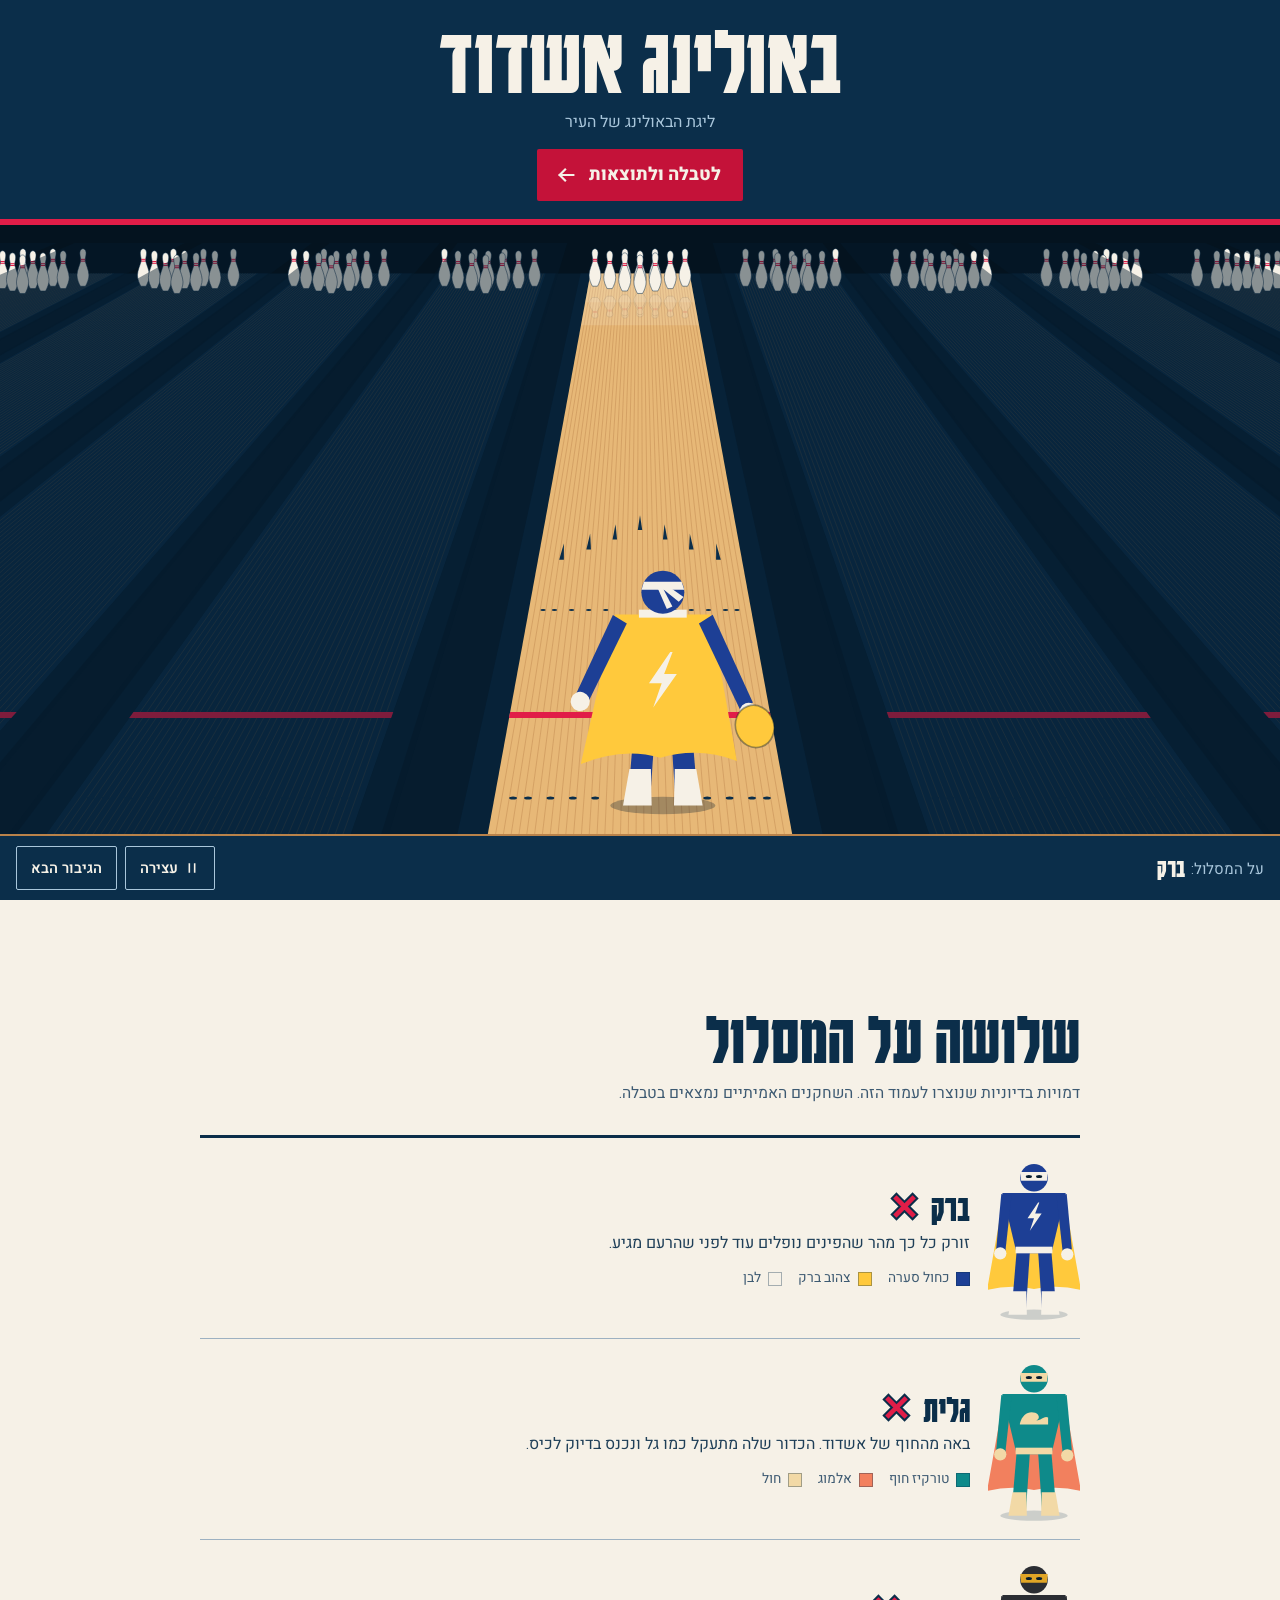
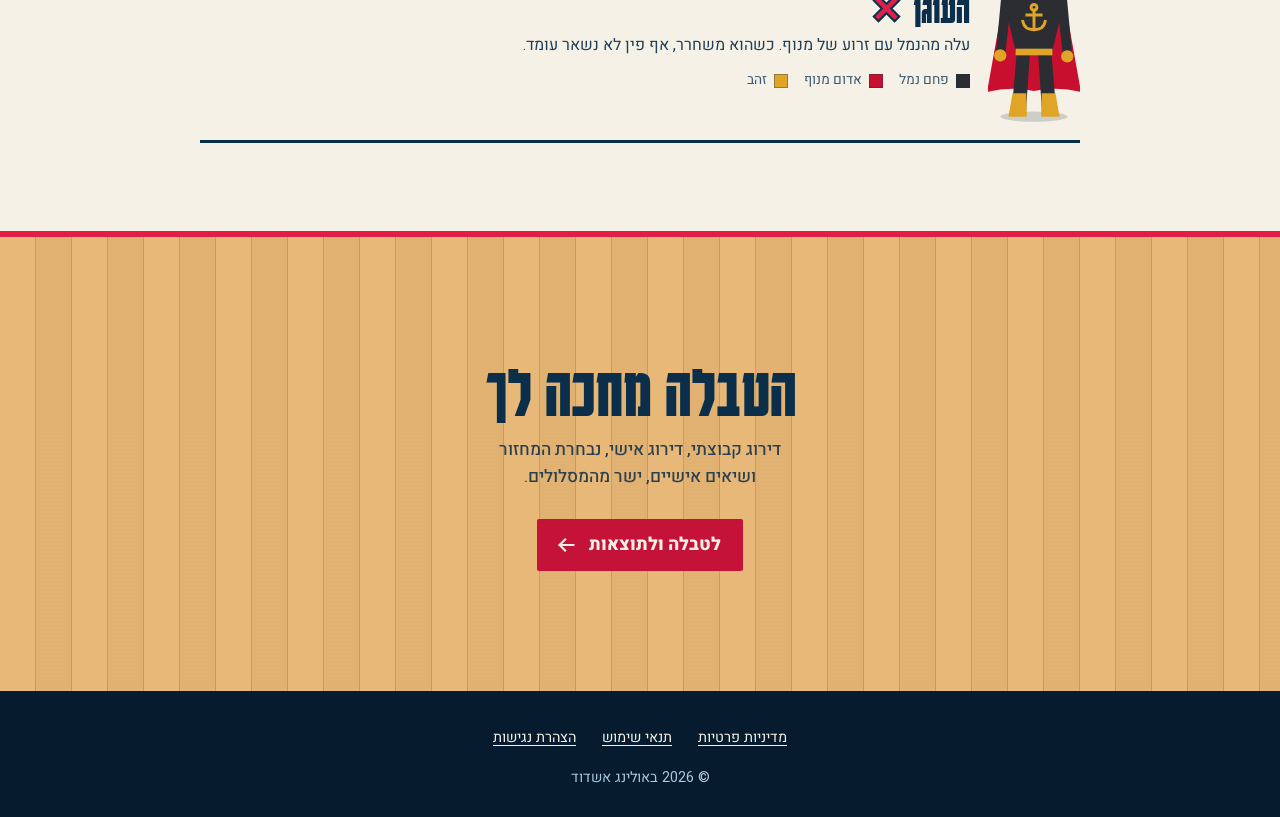
<file: index.html>
<!doctype html>
<html lang="he" dir="rtl">
<head>
<meta charset="utf-8">
<meta name="viewport" content="width=device-width, initial-scale=1, viewport-fit=cover">
<title>באולינג אשדוד</title>
<meta name="description" content="ליגת הבאולינג של אשדוד: דירוג קבוצתי, דירוג אישי, נבחרת המחזור ושיאים אישיים.">
<meta name="theme-color" content="#0B2E4A">
<meta property="og:type" content="website">
<meta property="og:locale" content="he_IL">
<meta property="og:title" content="באולינג אשדוד">
<meta property="og:description" content="הטבלה, התוצאות והשיאים של ליגת הבאולינג של אשדוד.">
<meta property="og:url" content="https://vcarmel-cell.github.io/bowling-ashdod-landing/">
<meta property="og:image" content="https://vcarmel-cell.github.io/bowling-ashdod-landing/assets/og.png">
<meta property="og:image:width" content="1200">
<meta property="og:image:height" content="630">
<meta name="twitter:card" content="summary_large_image">
<link rel="icon" href="favicon.svg" type="image/svg+xml">
<link rel="apple-touch-icon" href="assets/apple-touch-icon.png">
<link rel="preload" href="assets/fonts/karantina-700-hebrew.woff2" as="font" type="font/woff2" crossorigin>
<link rel="stylesheet" href="style.css">
</head>
<body>

<main>
  <section class="stage" aria-labelledby="league-name">
    <header class="masking">
      <h1 id="league-name">באולינג אשדוד</h1>
      <p class="masking-sub">ליגת הבאולינג של העיר</p>
      <a class="cta cta-deck" href="https://vcarmel-cell.github.io/bowling-Ashdod/">
        <span>לטבלה ולתוצאות</span>
        <svg class="cta-arrow" viewBox="0 0 24 24" aria-hidden="true"><path d="M20 12H5m6-6-6 6 6 6"/></svg>
      </a>
    </header>

    <div class="scene" id="scene">
      <svg id="lane" viewBox="-1600 0 3200 800" preserveAspectRatio="xMidYMax slice" role="img" aria-labelledby="lane-desc">
        <desc id="lane-desc">מסלול באולינג במבט מאזור הגלגול. גיבור על מגלגל כדור לאורך המסלול ומפיל את כל עשרת הפינים.</desc>
      </svg>

    </div>

    <div class="console">
      <p class="console-now" aria-live="polite"><span class="console-label">על המסלול:</span> <strong id="now-name">ברק</strong></p>
      <div class="console-actions">
        <button type="button" class="console-btn" id="btn-pause" aria-pressed="false">
          <svg viewBox="0 0 24 24" aria-hidden="true" class="ico-pause"><path d="M8 5v14M16 5v14"/></svg>
          <svg viewBox="0 0 24 24" aria-hidden="true" class="ico-play"><path d="M7 5l12 7-12 7z"/></svg>
          <span id="pause-label">עצירה</span>
        </button>
        <button type="button" class="console-btn" id="btn-next">הגיבור הבא</button>
      </div>
    </div>
  </section>

  <section class="roster" aria-labelledby="roster-title">
    <div class="roster-inner">
      <h2 id="roster-title">שלושה על המסלול</h2>
      <p class="roster-note">דמויות בדיוניות שנוצרו לעמוד הזה. השחקנים האמיתיים נמצאים בטבלה.</p>

      <ol class="sheet">
        <li class="sheet-row" data-hero="0">
          <svg class="sheet-hero" viewBox="-90 -310 180 320" aria-hidden="true"></svg>
          <div class="sheet-body">
            <h3>ברק <span class="x-cell" aria-hidden="true"><svg viewBox="0 0 20 20"><path class="x-edge" d="M3 3l14 14M17 3 3 17"/><path d="M3 3l14 14M17 3 3 17"/></svg></span></h3>
            <p>זורק כל כך מהר שהפינים נופלים עוד לפני שהרעם מגיע.</p>
            <ul class="suit" aria-label="צבעי החליפה">
              <li><i style="--c:#1D3F95"></i>כחול סערה</li>
              <li><i style="--c:#FFC93C"></i>צהוב ברק</li>
              <li><i style="--c:#F6F1E7"></i>לבן</li>
            </ul>
          </div>
        </li>
        <li class="sheet-row" data-hero="1">
          <svg class="sheet-hero" viewBox="-90 -310 180 320" aria-hidden="true"></svg>
          <div class="sheet-body">
            <h3>גלית <span class="x-cell" aria-hidden="true"><svg viewBox="0 0 20 20"><path class="x-edge" d="M3 3l14 14M17 3 3 17"/><path d="M3 3l14 14M17 3 3 17"/></svg></span></h3>
            <p>באה מהחוף של אשדוד. הכדור שלה מתעקל כמו גל ונכנס בדיוק לכיס.</p>
            <ul class="suit" aria-label="צבעי החליפה">
              <li><i style="--c:#0E8A8A"></i>טורקיז חוף</li>
              <li><i style="--c:#F2805E"></i>אלמוג</li>
              <li><i style="--c:#F2D9A6"></i>חול</li>
            </ul>
          </div>
        </li>
        <li class="sheet-row" data-hero="2">
          <svg class="sheet-hero" viewBox="-90 -310 180 320" aria-hidden="true"></svg>
          <div class="sheet-body">
            <h3>העוגן <span class="x-cell" aria-hidden="true"><svg viewBox="0 0 20 20"><path class="x-edge" d="M3 3l14 14M17 3 3 17"/><path d="M3 3l14 14M17 3 3 17"/></svg></span></h3>
            <p>עלה מהנמל עם זרוע של מנוף. כשהוא משחרר, אף פין לא נשאר עומד.</p>
            <ul class="suit" aria-label="צבעי החליפה">
              <li><i style="--c:#2B2D33"></i>פחם נמל</li>
              <li><i style="--c:#C8102E"></i>אדום מנוף</li>
              <li><i style="--c:#E0A526"></i>זהב</li>
            </ul>
          </div>
        </li>
      </ol>
    </div>
  </section>

  <section class="close" aria-labelledby="close-title">
    <div class="close-inner">
      <h2 id="close-title">הטבלה מחכה לך</h2>
      <p>דירוג קבוצתי, דירוג אישי, נבחרת המחזור ושיאים אישיים, ישר מהמסלולים.</p>
      <a class="cta" href="https://vcarmel-cell.github.io/bowling-Ashdod/">
        <span>לטבלה ולתוצאות</span>
        <svg class="cta-arrow" viewBox="0 0 24 24" aria-hidden="true"><path d="M20 12H5m6-6-6 6 6 6"/></svg>
      </a>
    </div>
  </section>
</main>

<footer class="foot">
  <nav aria-label="מידע משפטי">
    <a href="privacy.html">מדיניות פרטיות</a>
    <a href="terms.html">תנאי שימוש</a>
    <a href="accessibility.html">הצהרת נגישות</a>
  </nav>
  <p>© 2026 באולינג אשדוד</p>
</footer>

<script src="app.js"></script>
</body>
</html>
</file>
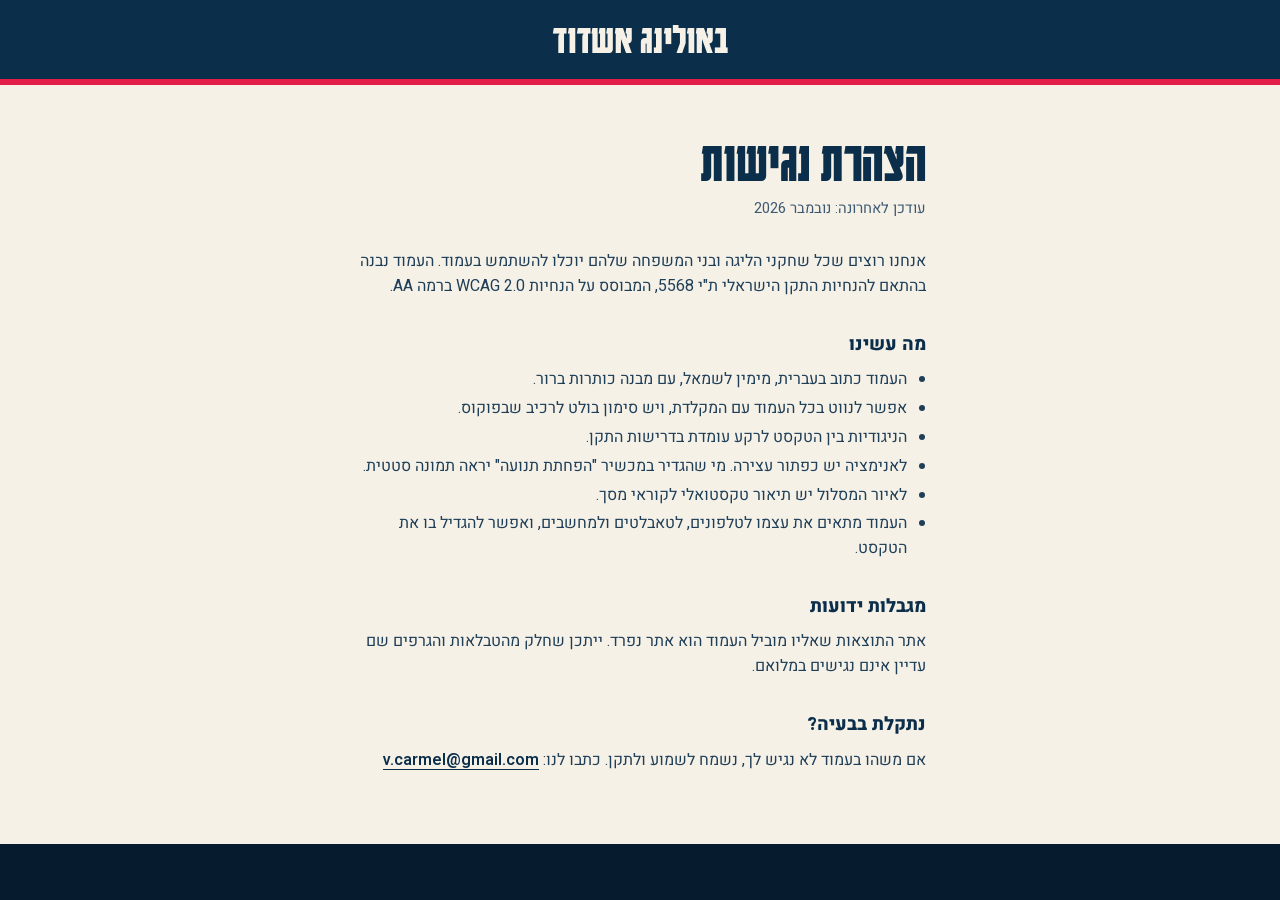
<file: accessibility.html>
<!doctype html>
<html lang="he" dir="rtl">
<head>
<meta charset="utf-8">
<meta name="viewport" content="width=device-width, initial-scale=1">
<title>הצהרת נגישות · באולינג אשדוד</title>
<link rel="icon" href="favicon.svg" type="image/svg+xml">
<link rel="stylesheet" href="legal.css">
</head>
<body>
<header class="legal-top"><a href="index.html">באולינג אשדוד</a></header>
<main class="legal">
  <h1>הצהרת נגישות</h1>
  <p class="updated">עודכן לאחרונה: נובמבר 2026</p>

  <p>אנחנו רוצים שכל שחקני הליגה ובני המשפחה שלהם יוכלו להשתמש בעמוד. העמוד נבנה בהתאם להנחיות התקן הישראלי ת"י 5568, המבוסס על הנחיות WCAG 2.0 ברמה AA.</p>

  <h2>מה עשינו</h2>
  <ul>
    <li>העמוד כתוב בעברית, מימין לשמאל, עם מבנה כותרות ברור.</li>
    <li>אפשר לנווט בכל העמוד עם המקלדת, ויש סימון בולט לרכיב שבפוקוס.</li>
    <li>הניגודיות בין הטקסט לרקע עומדת בדרישות התקן.</li>
    <li>לאנימציה יש כפתור עצירה. מי שהגדיר במכשיר "הפחתת תנועה" יראה תמונה סטטית.</li>
    <li>לאיור המסלול יש תיאור טקסטואלי לקוראי מסך.</li>
    <li>העמוד מתאים את עצמו לטלפונים, לטאבלטים ולמחשבים, ואפשר להגדיל בו את הטקסט.</li>
  </ul>

  <h2>מגבלות ידועות</h2>
  <p>אתר התוצאות שאליו מוביל העמוד הוא אתר נפרד. ייתכן שחלק מהטבלאות והגרפים שם עדיין אינם נגישים במלואם.</p>

  <h2>נתקלת בבעיה?</h2>
  <p>אם משהו בעמוד לא נגיש לך, נשמח לשמוע ולתקן. כתבו לנו: <a href="mailto:v.carmel@gmail.com">v.carmel@gmail.com</a></p>
</main>
</body>
</html>
</file>
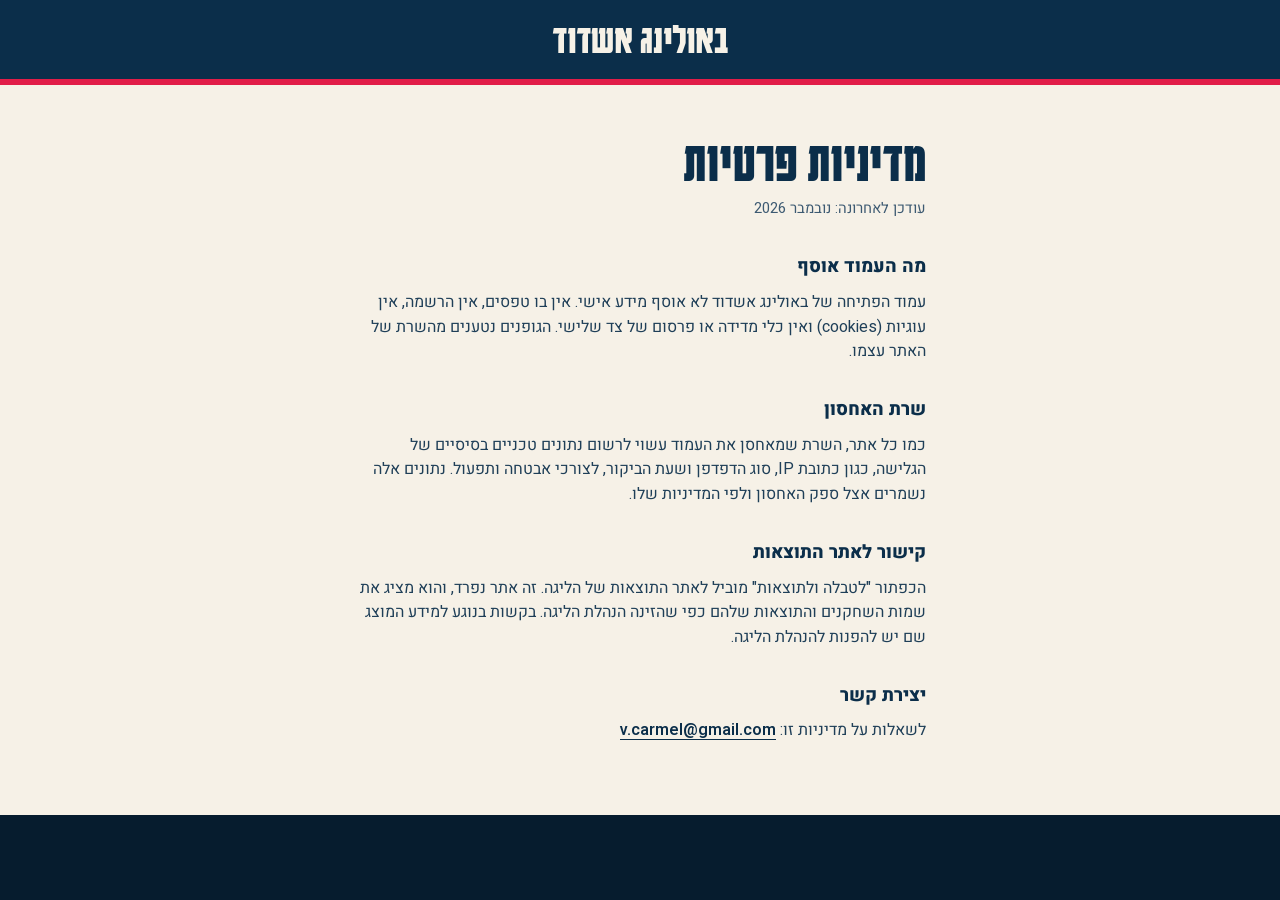
<file: privacy.html>
<!doctype html>
<html lang="he" dir="rtl">
<head>
<meta charset="utf-8">
<meta name="viewport" content="width=device-width, initial-scale=1">
<title>מדיניות פרטיות · באולינג אשדוד</title>
<link rel="icon" href="favicon.svg" type="image/svg+xml">
<link rel="stylesheet" href="legal.css">
</head>
<body>
<header class="legal-top"><a href="index.html">באולינג אשדוד</a></header>
<main class="legal">
  <h1>מדיניות פרטיות</h1>
  <p class="updated">עודכן לאחרונה: נובמבר 2026</p>

  <h2>מה העמוד אוסף</h2>
  <p>עמוד הפתיחה של באולינג אשדוד לא אוסף מידע אישי. אין בו טפסים, אין הרשמה, אין עוגיות (cookies) ואין כלי מדידה או פרסום של צד שלישי. הגופנים נטענים מהשרת של האתר עצמו.</p>

  <h2>שרת האחסון</h2>
  <p>כמו כל אתר, השרת שמאחסן את העמוד עשוי לרשום נתונים טכניים בסיסיים של הגלישה, כגון כתובת IP, סוג הדפדפן ושעת הביקור, לצורכי אבטחה ותפעול. נתונים אלה נשמרים אצל ספק האחסון ולפי המדיניות שלו.</p>

  <h2>קישור לאתר התוצאות</h2>
  <p>הכפתור "לטבלה ולתוצאות" מוביל לאתר התוצאות של הליגה. זה אתר נפרד, והוא מציג את שמות השחקנים והתוצאות שלהם כפי שהזינה הנהלת הליגה. בקשות בנוגע למידע המוצג שם יש להפנות להנהלת הליגה.</p>

  <h2>יצירת קשר</h2>
  <p>לשאלות על מדיניות זו: <a href="mailto:v.carmel@gmail.com">v.carmel@gmail.com</a></p>
</main>
</body>
</html>
</file>
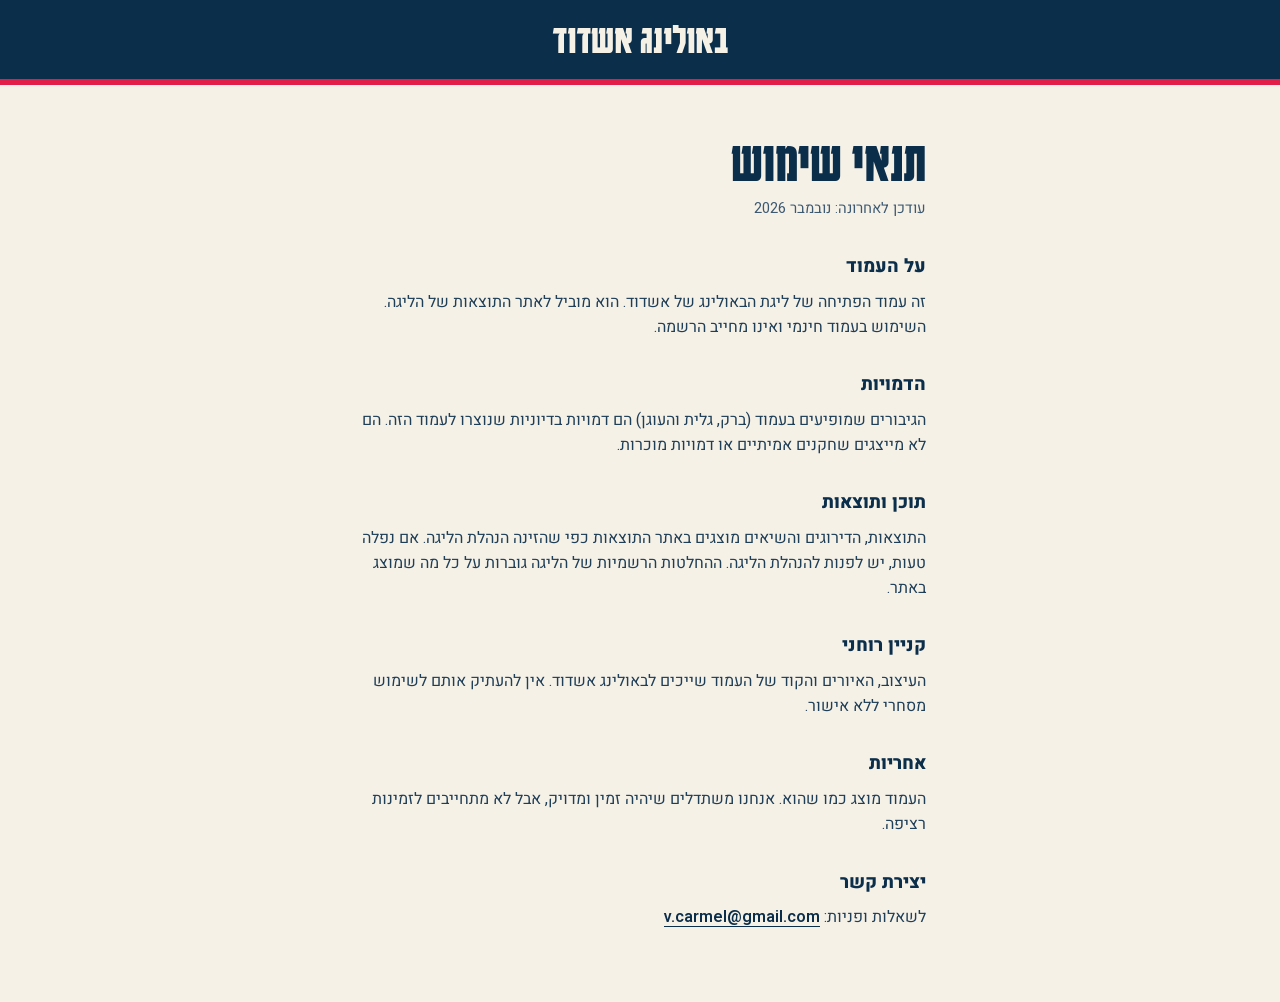
<file: terms.html>
<!doctype html>
<html lang="he" dir="rtl">
<head>
<meta charset="utf-8">
<meta name="viewport" content="width=device-width, initial-scale=1">
<title>תנאי שימוש · באולינג אשדוד</title>
<link rel="icon" href="favicon.svg" type="image/svg+xml">
<link rel="stylesheet" href="legal.css">
</head>
<body>
<header class="legal-top"><a href="index.html">באולינג אשדוד</a></header>
<main class="legal">
  <h1>תנאי שימוש</h1>
  <p class="updated">עודכן לאחרונה: נובמבר 2026</p>

  <h2>על העמוד</h2>
  <p>זה עמוד הפתיחה של ליגת הבאולינג של אשדוד. הוא מוביל לאתר התוצאות של הליגה. השימוש בעמוד חינמי ואינו מחייב הרשמה.</p>

  <h2>הדמויות</h2>
  <p>הגיבורים שמופיעים בעמוד (ברק, גלית והעוגן) הם דמויות בדיוניות שנוצרו לעמוד הזה. הם לא מייצגים שחקנים אמיתיים או דמויות מוכרות.</p>

  <h2>תוכן ותוצאות</h2>
  <p>התוצאות, הדירוגים והשיאים מוצגים באתר התוצאות כפי שהזינה הנהלת הליגה. אם נפלה טעות, יש לפנות להנהלת הליגה. ההחלטות הרשמיות של הליגה גוברות על כל מה שמוצג באתר.</p>

  <h2>קניין רוחני</h2>
  <p>העיצוב, האיורים והקוד של העמוד שייכים לבאולינג אשדוד. אין להעתיק אותם לשימוש מסחרי ללא אישור.</p>

  <h2>אחריות</h2>
  <p>העמוד מוצג כמו שהוא. אנחנו משתדלים שיהיה זמין ומדויק, אבל לא מתחייבים לזמינות רציפה.</p>

  <h2>יצירת קשר</h2>
  <p>לשאלות ופניות: <a href="mailto:v.carmel@gmail.com">v.carmel@gmail.com</a></p>
</main>
</body>
</html>
</file>
<file: style.css>
@font-face { font-family: "Karantina"; font-weight: 700; font-display: swap;
  src: url("assets/fonts/karantina-700-hebrew.woff2") format("woff2");
  unicode-range: U+0307-0308, U+0590-05FF, U+200C-2010, U+20AA, U+25CC, U+FB1D-FB4F; }
@font-face { font-family: "Karantina"; font-weight: 700; font-display: swap;
  src: url("assets/fonts/karantina-700-latin.woff2") format("woff2");
  unicode-range: U+0000-00FF, U+2000-206F, U+20AC, U+2122, U+2212; }
@font-face { font-family: "Karantina"; font-weight: 400; font-display: swap;
  src: url("assets/fonts/karantina-400-hebrew.woff2") format("woff2");
  unicode-range: U+0307-0308, U+0590-05FF, U+200C-2010, U+20AA, U+25CC, U+FB1D-FB4F; }
@font-face { font-family: "Heebo"; font-weight: 400 800; font-display: swap;
  src: url("assets/fonts/heebo-hebrew.woff2") format("woff2");
  unicode-range: U+0307-0308, U+0590-05FF, U+200C-2010, U+20AA, U+25CC, U+FB1D-FB4F; }
@font-face { font-family: "Heebo"; font-weight: 400 800; font-display: swap;
  src: url("assets/fonts/heebo-latin.woff2") format("woff2");
  unicode-range: U+0000-00FF, U+0131, U+0152-0153, U+02BB-02BC, U+02C6, U+02DA, U+02DC, U+2000-206F, U+20AC, U+2122, U+2212; }

:root {
  --maple: #E7B877;
  --maple-seam: #B9824A;
  --night: #0B2E4A;
  --night-deep: #061C2E;
  --night-tint: #A9C6DB;
  --red: #E11D48;
  --red-cta: #C41239;
  --red-press: #A30E30;
  --pin: #F6F1E7;
  --ease-out: cubic-bezier(0.23, 1, 0.32, 1);
  --display: "Karantina", "Heebo", sans-serif;
  --text: "Heebo", system-ui, sans-serif;
}

*, *::before, *::after { box-sizing: border-box; margin: 0; }
html { background: var(--night-deep); color-scheme: dark; scrollbar-color: var(--maple-seam) var(--night-deep); }
body { font-family: var(--text); color: var(--pin); background: var(--night-deep); line-height: 1.55; -webkit-font-smoothing: antialiased; -webkit-tap-highlight-color: transparent; }
::selection { background: var(--red); color: var(--pin); }
:focus-visible { outline: 3px solid var(--pin); outline-offset: 3px; box-shadow: 0 0 0 6px var(--night); }
a { color: inherit; text-underline-offset: 0.22em; text-decoration-thickness: 1px; }

/* ---------- stage: masking unit / lane / console ---------- */
.stage {
  height: 100svh; min-height: 560px;
  display: grid; grid-template-rows: auto 1fr auto;
  background: var(--night-deep);
}
.masking {
  background: var(--night);
  border-bottom: 6px solid var(--red);
  text-align: center;
  padding: max(16px, env(safe-area-inset-top)) 20px 18px;
}
.masking h1 {
  font-family: var(--display); font-weight: 700;
  font-size: clamp(3.5rem, 15vw, 6rem); line-height: 0.92; letter-spacing: 0;
  color: var(--pin);
}
.masking-sub { margin-top: 6px; font-size: clamp(0.88rem, 3.6vw, 1rem); color: var(--night-tint); text-wrap: balance; }

.scene { position: relative; overflow: hidden; min-height: 0; }
.scene > svg { position: absolute; inset: 0; width: 100%; height: 100%; display: block; }

.cta {
  display: inline-flex; align-items: center; gap: 12px;
  min-height: 52px; padding: 12px 22px 12px 18px;
  background: var(--red-cta); color: var(--pin);
  font-family: var(--text); font-weight: 800; font-size: 1.12rem; text-decoration: none;
  border-radius: 2px;
  transition: background-color 160ms var(--ease-out), transform 160ms var(--ease-out);
  touch-action: manipulation; user-select: none; -webkit-user-select: none;
}
.cta:active { transform: scale(0.97); }
@media (hover: hover) and (pointer: fine) { .cta:hover { background: var(--red-press); } }
.cta-arrow { width: 22px; height: 22px; fill: none; stroke: currentColor; stroke-width: 2.4; stroke-linecap: square; }
.cta-deck { margin-top: 14px; white-space: nowrap; }

.console {
  display: flex; align-items: center; justify-content: space-between; gap: 12px;
  background: var(--night);
  border-top: 2px solid var(--maple-seam);
  padding: 10px max(16px, env(safe-area-inset-left)) max(10px, env(safe-area-inset-bottom));
}
.console-now { font-size: 0.95rem; color: var(--night-tint); white-space: nowrap; overflow: hidden; text-overflow: ellipsis; }
.console-now strong { color: var(--pin); font-family: var(--display); font-size: 1.7rem; font-weight: 700; line-height: 1; vertical-align: -0.12em; margin-inline-start: 2px; }
.console-actions { display: flex; gap: 8px; flex-shrink: 0; }
.console-btn {
  display: inline-flex; align-items: center; gap: 6px;
  min-height: 44px; padding: 0 14px;
  background: transparent; color: var(--pin);
  border: 1.5px solid var(--night-tint); border-radius: 2px;
  font: 600 0.92rem var(--text); cursor: pointer;
  transition: background-color 160ms var(--ease-out), border-color 160ms var(--ease-out), transform 160ms var(--ease-out);
  touch-action: manipulation; user-select: none; -webkit-user-select: none;
}
.console-btn:active { transform: scale(0.97); }
@media (hover: hover) and (pointer: fine) { .console-btn:hover { background: rgba(169, 198, 219, 0.12); border-color: var(--pin); } }
.console-btn svg { width: 16px; height: 16px; fill: none; stroke: currentColor; stroke-width: 2.4; }
.console-btn .ico-play { fill: currentColor; stroke: none; display: none; }
.console-btn[aria-pressed="true"] .ico-play { display: block; }
.console-btn[aria-pressed="true"] .ico-pause { display: none; }

/* ---------- roster: the league score sheet ---------- */
.roster { background: var(--pin); color: var(--night); padding: clamp(56px, 10vw, 104px) 20px clamp(48px, 8vw, 88px); }
.roster-inner { max-width: 880px; margin: 0 auto; }
.roster h2, .close h2 { font-family: var(--display); font-weight: 700; font-size: clamp(2.8rem, 9vw, 4.5rem); line-height: 0.95; text-wrap: balance; }
.roster-note { margin-top: 10px; color: #3D5A72; font-size: 0.98rem; }

.sheet { list-style: none; padding: 0; margin-top: 28px; border-top: 3px solid var(--night); }
.sheet-row {
  display: grid; grid-template-columns: 92px 1fr; align-items: center; gap: 4px 18px;
  padding: 18px 0; border-bottom: 1px solid #9DB1C1;
}
.sheet-row:last-child { border-bottom: 3px solid var(--night); }
.sheet-hero { width: 92px; height: 164px; }
.sheet-body h3 { font-family: var(--display); font-weight: 700; font-size: 2.4rem; line-height: 1; }
.sheet-body p { margin-top: 4px; max-width: 52ch; font-size: 1rem; color: #1F3F58; }
.suit { list-style: none; padding: 0; margin-top: 12px; display: flex; flex-wrap: wrap; gap: 6px 16px; font-size: 0.86rem; color: #3D5A72; }
.suit li { display: inline-flex; align-items: center; gap: 7px; }
.suit i { width: 14px; height: 14px; background: var(--c); box-shadow: inset 0 0 0 1px rgba(11, 46, 74, 0.35); display: inline-block; }

/* the strike mark from the score sheet, beside each name */
.x-cell { display: inline-block; width: 0.6em; height: 0.6em; margin-inline-start: 0.22em; vertical-align: 0.08em; }
.x-cell svg { width: 100%; height: 100%; overflow: visible; fill: none; stroke-linecap: square; }
.x-cell svg path { stroke: var(--red); stroke-width: 4; paint-order: stroke; }
.x-cell svg .x-edge { stroke: var(--night); stroke-width: 7.5; }

@media (max-width: 560px) {
  .sheet-row { grid-template-columns: 72px 1fr; }
  .sheet-hero { width: 72px; height: 128px; grid-row: span 2; }
  .sheet-body h3 { font-size: 2.1rem; }
}

/* ---------- close: maple boards ---------- */
.close {
  background-color: var(--maple);
  /* maple boards at a fixed physical width: alternate boards a shade apart, 1px seams */
  background-image:
    repeating-linear-gradient(90deg, transparent 0 35px, rgba(185, 130, 74, 0.55) 35px 36px),
    repeating-linear-gradient(90deg, transparent 0 36px, rgba(185, 130, 74, 0.12) 36px 72px);
  color: var(--night);
  padding: clamp(64px, 11vw, 120px) 20px;
  border-top: 6px solid var(--red);
}
.close-inner { max-width: 880px; margin: 0 auto; text-align: center; }
.close p { margin: 12px auto 28px; max-width: 40ch; font-size: 1.08rem; font-weight: 500; color: #2A3F50; text-wrap: balance; }

/* ---------- footer ---------- */
.foot { background: var(--night-deep); color: var(--night-tint); padding: 28px 20px max(28px, env(safe-area-inset-bottom)); text-align: center; font-size: 0.9rem; }
.foot nav { display: flex; flex-wrap: wrap; justify-content: center; gap: 4px 22px; margin-bottom: 10px; }
.foot nav a { display: inline-block; padding: 8px 2px; color: var(--pin); }
@media (hover: hover) and (pointer: fine) { .foot nav a:hover { color: var(--maple); } }

@media (max-width: 380px) {
  .console-label { display: none; }
  .console-btn { padding: 0 10px; }
}
@media (prefers-reduced-motion: reduce) {
  .cta, .console-btn { transition: none; }
}

/* social preview capture mode (#t=…&og): the scene without its controls */
.og .console, .og .cta-deck { display: none; }
</file>
<file: legal.css>
@import url("style.css");
body { background: var(--pin); color: var(--night); }
.legal-top { background: var(--night); border-bottom: 6px solid var(--red); padding: 18px 20px; text-align: center; }
.legal-top a { font-family: var(--display); font-weight: 700; font-size: 2.6rem; line-height: 1; color: var(--pin); text-decoration: none; }
.legal { max-width: 68ch; margin: 0 auto; padding: 48px 20px 72px; }
.legal h1 { font-family: var(--display); font-weight: 700; font-size: clamp(2.6rem, 8vw, 3.6rem); line-height: 1; margin-bottom: 8px; }
.legal .updated { color: #3D5A72; font-size: 0.92rem; margin-bottom: 28px; }
.legal h2 { font-size: 1.15rem; font-weight: 800; margin: 32px 0 8px; }
.legal p, .legal li { font-size: 1rem; color: #1F3F58; }
.legal ul { padding-inline-start: 1.2em; margin: 6px 0; }
.legal li + li { margin-top: 4px; }
.legal a { color: var(--night); font-weight: 600; }
.todo { background: #FFE8A3; padding: 1px 6px; }
</file>
